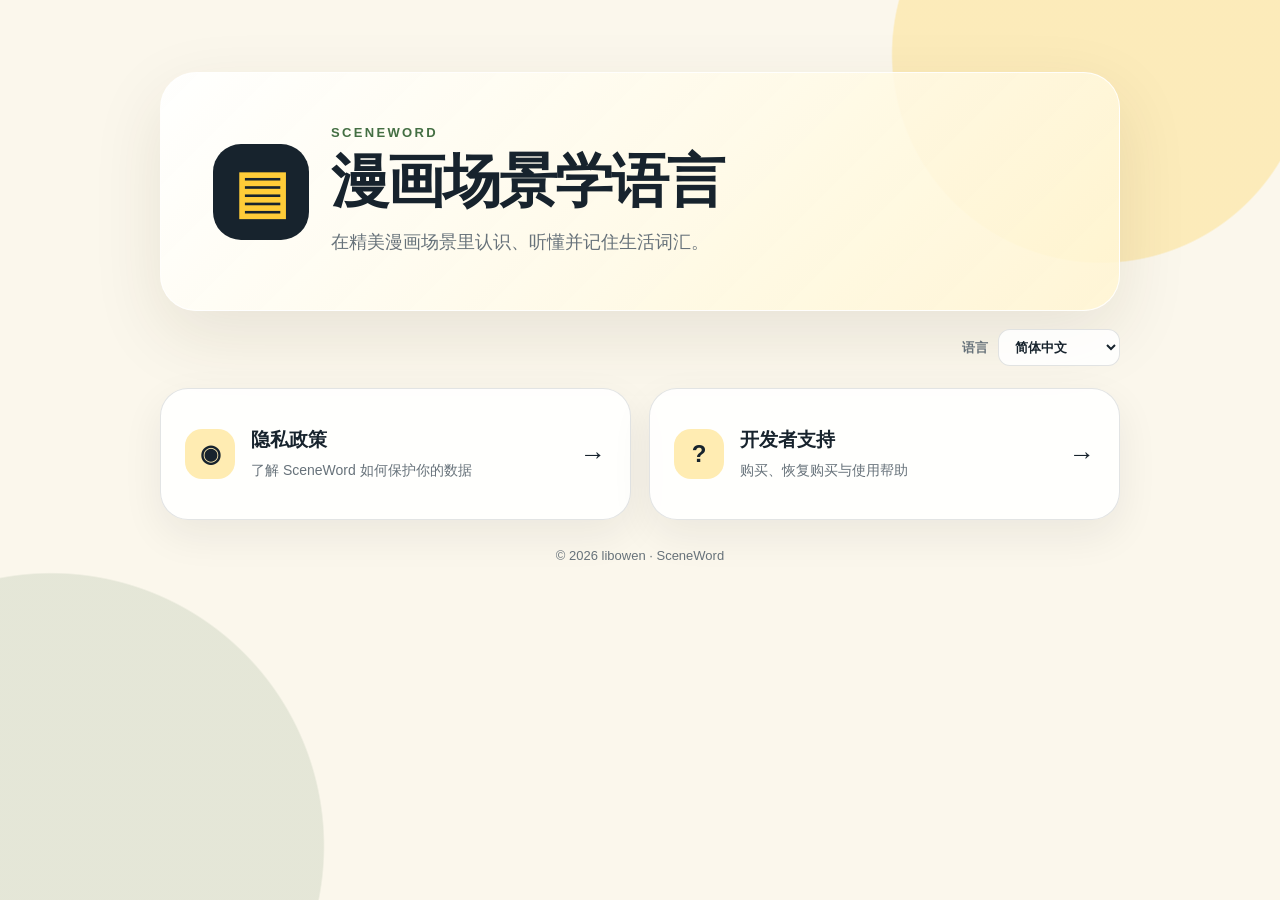
<file: index.html>
<!doctype html>
<html lang="zh-Hans">
<head>
  <meta charset="utf-8">
  <meta name="viewport" content="width=device-width, initial-scale=1">
  <meta name="description" content="SceneWord 支持与隐私政策。">
  <title>SceneWord · 支持</title>
  <link rel="stylesheet" href="styles.css">
  <script defer src="i18n.js"></script>
</head>
<body data-page="home">
  <main class="shell"><p class="loading">SceneWord</p></main>
</body>
</html>
</file>
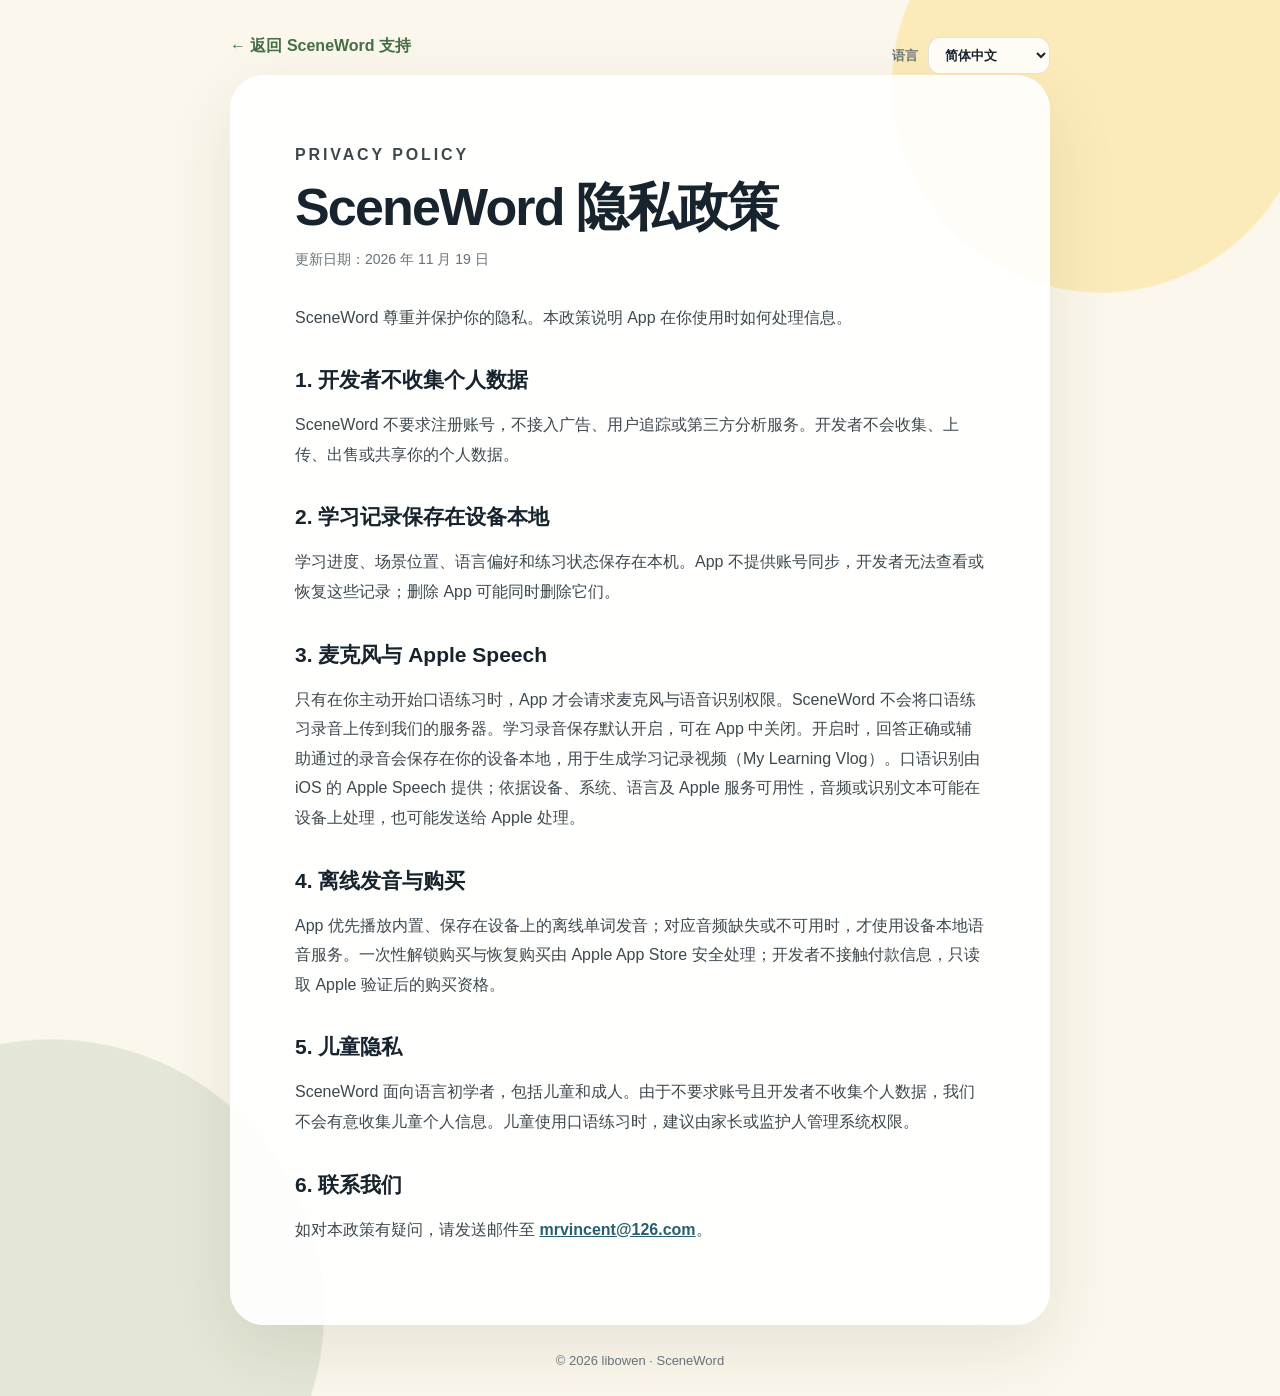
<file: privacy.html>
<!doctype html>
<html lang="zh-Hans">
<head>
  <meta charset="utf-8">
  <meta name="viewport" content="width=device-width, initial-scale=1">
  <meta name="description" content="SceneWord 隐私政策。">
  <title>隐私政策 · SceneWord</title>
  <link rel="stylesheet" href="styles.css">
  <script defer src="i18n.js"></script>
</head>
<body data-page="privacy">
  <main class="shell document-shell"><p class="loading">SceneWord</p></main>
</body>
</html>
</file>
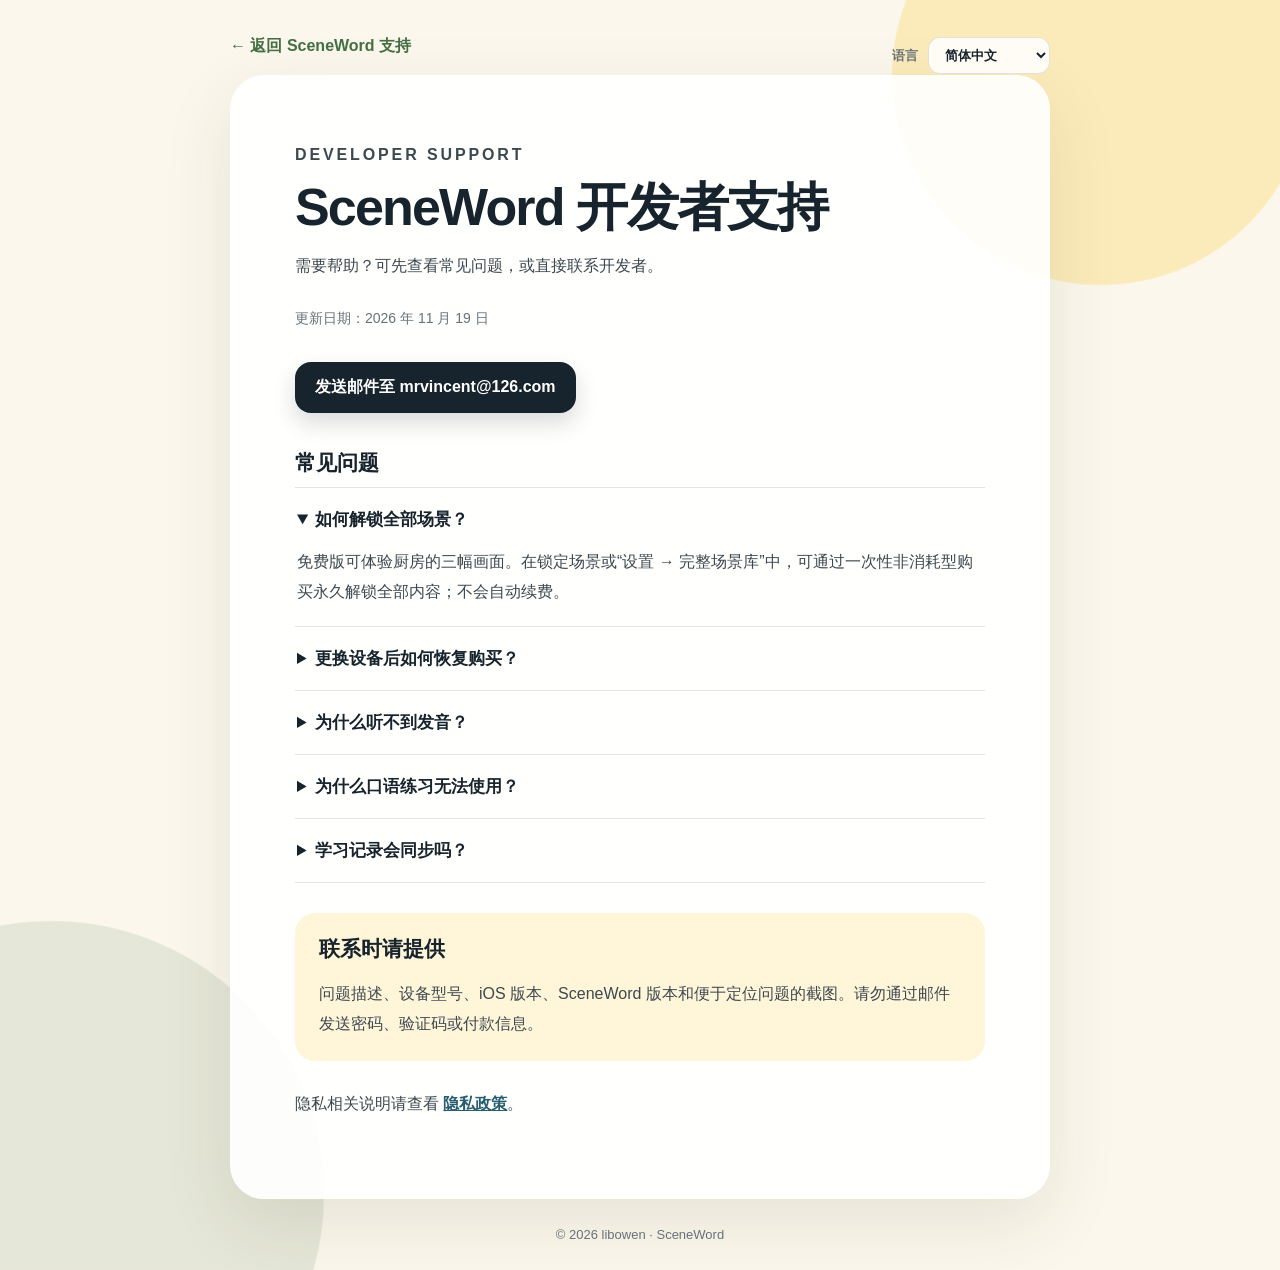
<file: support.html>
<!doctype html>
<html lang="zh-Hans">
<head>
  <meta charset="utf-8">
  <meta name="viewport" content="width=device-width, initial-scale=1">
  <meta name="description" content="SceneWord 开发者支持。">
  <title>开发者支持 · SceneWord</title>
  <link rel="stylesheet" href="styles.css">
  <script defer src="i18n.js"></script>
</head>
<body data-page="support">
  <main class="shell document-shell"><p class="loading">SceneWord</p></main>
</body>
</html>
</file>
<file: styles.css>
:root {
  color-scheme: light;
  --ink: #17232d;
  --muted: #67727a;
  --paper: #fbf7ec;
  --card: rgba(255, 255, 255, 0.9);
  --yellow: #ffcc38;
  --orange: #f47c31;
  --green: #446f43;
  --line: rgba(23, 35, 45, 0.12);
  font-family: -apple-system, BlinkMacSystemFont, "SF Pro Display", "PingFang SC", "Helvetica Neue", sans-serif;
}

* { box-sizing: border-box; }

body {
  margin: 0;
  min-height: 100vh;
  color: var(--ink);
  background:
    radial-gradient(circle at 86% 6%, rgba(255, 204, 56, 0.28) 0 13rem, transparent 13.1rem),
    radial-gradient(circle at 4% 94%, rgba(68, 111, 67, 0.12) 0 17rem, transparent 17.1rem),
    var(--paper);
}

a { color: inherit; }

.shell {
  width: min(960px, calc(100% - 32px));
  margin: 0 auto;
  padding: 72px 0 28px;
}

.hero {
  display: flex;
  align-items: center;
  gap: 22px;
  padding: 52px;
  border-radius: 36px;
  background: linear-gradient(135deg, rgba(255,255,255,.94), rgba(255,245,210,.88));
  border: 1px solid rgba(255,255,255,.9);
  box-shadow: 0 24px 70px rgba(60, 48, 19, .10);
}

.hero > div:last-child {
  flex: 1 1 0;
  width: 0;
  min-width: 0;
}

.hero h1 {
  overflow-wrap: anywhere;
  word-break: break-word;
}

.brand-mark {
  display: grid;
  place-items: center;
  flex: 0 0 96px;
  width: 96px;
  height: 96px;
  border-radius: 28px;
  color: var(--yellow);
  background: var(--ink);
  font-size: 58px;
  font-weight: 900;
  line-height: 1;
}

.eyebrow {
  margin: 0 0 10px;
  color: var(--green);
  font-size: 13px;
  font-weight: 900;
  letter-spacing: .18em;
}

h1 {
  margin: 0;
  font-size: clamp(34px, 7vw, 58px);
  line-height: 1.06;
  letter-spacing: -.035em;
}

.lead {
  margin: 16px 0 0;
  color: var(--muted);
  font-size: 18px;
  line-height: 1.7;
}

.lead.compact { margin-bottom: 26px; }

.link-grid {
  display: grid;
  grid-template-columns: repeat(2, minmax(0, 1fr));
  gap: 18px;
  margin-top: 22px;
}

.language-picker {
  display: flex;
  align-items: center;
  justify-content: flex-end;
  gap: 10px;
  margin-top: 18px;
  color: var(--muted);
  font-size: 13px;
  font-weight: 800;
}

.language-picker select {
  max-width: 220px;
  padding: 9px 34px 9px 12px;
  border: 1px solid var(--line);
  border-radius: 12px;
  color: var(--ink);
  background: rgba(255,255,255,.86);
  font: inherit;
}

nav { display: flex; align-items: center; justify-content: space-between; gap: 16px; }
nav .language-picker { margin-top: 0; }
.loading { color: var(--muted); }

.link-card {
  display: grid;
  grid-template-columns: auto 1fr auto;
  align-items: center;
  gap: 16px;
  min-height: 132px;
  padding: 24px;
  border: 1px solid var(--line);
  border-radius: 28px;
  background: var(--card);
  text-decoration: none;
  box-shadow: 0 15px 42px rgba(23,35,45,.07);
  transition: transform .18s ease, box-shadow .18s ease;
}

.link-card:hover {
  transform: translateY(-3px);
  box-shadow: 0 20px 48px rgba(23,35,45,.11);
}

.card-icon {
  display: grid;
  place-items: center;
  width: 50px;
  height: 50px;
  border-radius: 17px;
  background: rgba(255,204,56,.38);
  font-size: 24px;
  font-weight: 900;
}

.link-card strong { display: block; font-size: 19px; }
.link-card small { display: block; margin-top: 7px; color: var(--muted); font-size: 14px; line-height: 1.45; }
.arrow { font-size: 26px; }

.document-shell { width: min(820px, calc(100% - 28px)); padding-top: 36px; }
.back-link { display: inline-block; margin-bottom: 18px; color: var(--green); font-weight: 800; text-decoration: none; }

.document-card {
  padding: clamp(28px, 7vw, 64px);
  border: 1px solid rgba(255,255,255,.94);
  border-radius: 34px;
  background: var(--card);
  box-shadow: 0 24px 70px rgba(60,48,19,.10);
}

.document-card h1 { font-size: clamp(34px, 7vw, 52px); }
.document-card h2 { margin: 34px 0 10px; font-size: 21px; }
.document-card p { color: #3d484f; font-size: 16px; line-height: 1.85; }
.document-card a { color: #275f70; font-weight: 700; }
.updated { margin: 12px 0 30px; color: var(--muted) !important; font-size: 14px !important; }

.contact-button {
  display: inline-flex;
  align-items: center;
  justify-content: center;
  padding: 15px 20px;
  border-radius: 16px;
  color: white !important;
  background: var(--ink);
  text-decoration: none;
  box-shadow: 0 10px 22px rgba(23,35,45,.16);
}

.faq { margin-top: 36px; }
.faq details { border-top: 1px solid var(--line); padding: 20px 2px; }
.faq details:last-child { border-bottom: 1px solid var(--line); }
.faq summary { cursor: pointer; font-size: 17px; font-weight: 800; }
.faq details p { margin-bottom: 0; }

.device-note {
  margin-top: 30px;
  padding: 22px 24px;
  border-radius: 20px;
  background: rgba(255,204,56,.18);
}
.device-note h2 { margin-top: 0; }
.device-note p { margin-bottom: 0; }
.policy-link { margin-top: 28px; }

footer { padding: 28px 4px 0; color: var(--muted); font-size: 13px; text-align: center; }

@media (max-width: 700px) {
  .shell { padding-top: 28px; }
  .hero { align-items: flex-start; padding: 30px 24px; border-radius: 28px; }
  .hero h1 { font-size: 30px; line-height: 1.14; word-break: break-all; }
  .hero .lead { font-size: 16px; overflow-wrap: anywhere; word-break: break-all; }
  .brand-mark { flex-basis: 62px; width: 62px; height: 62px; border-radius: 19px; font-size: 37px; }
  .link-grid { grid-template-columns: 1fr; }
  .link-card { min-height: 112px; }
  nav { align-items: flex-start; flex-direction: column; gap: 6px; }
  nav .language-picker { align-self: flex-start; }
}

@media (prefers-reduced-motion: reduce) {
  .link-card { transition: none; }
}
</file>
